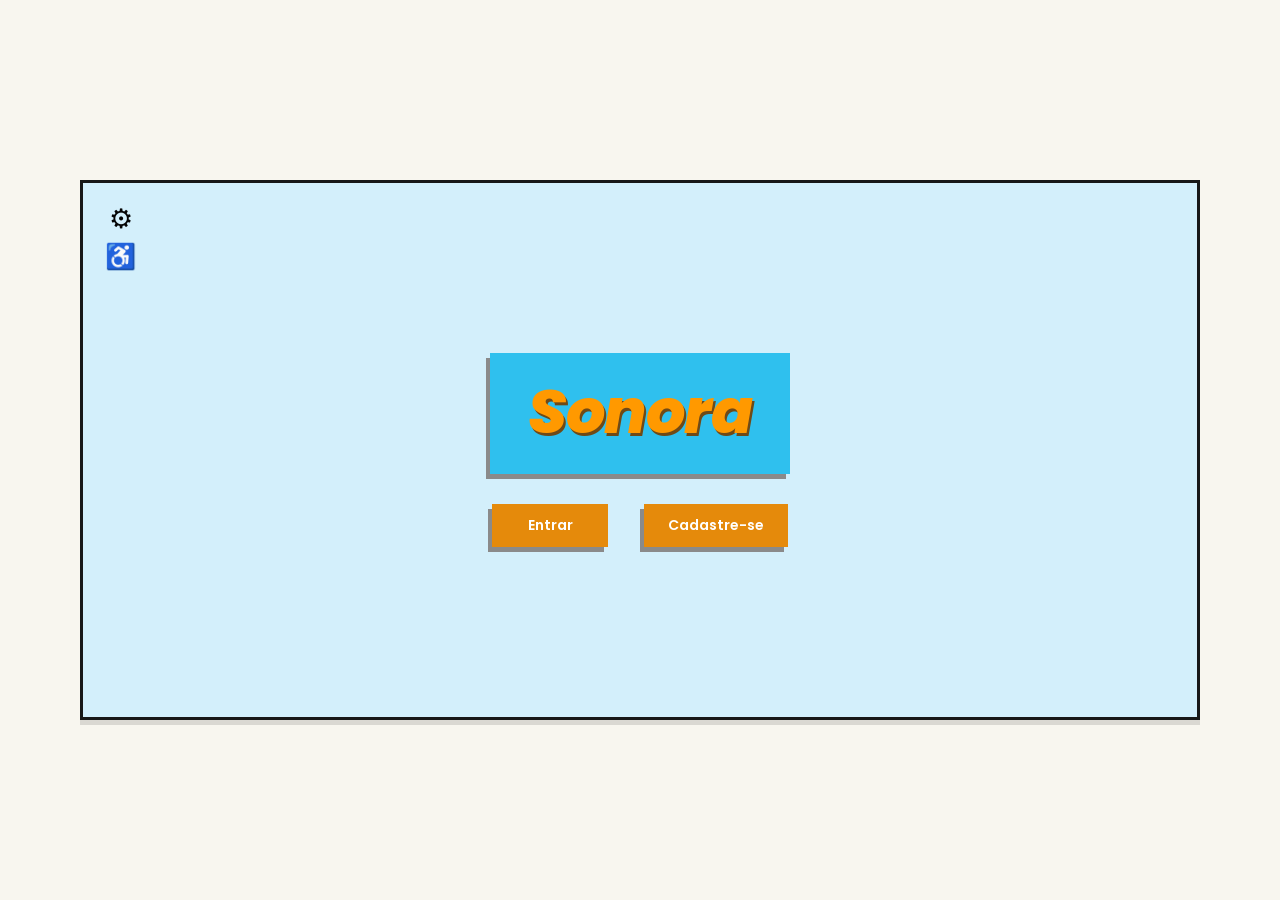
<file: index.html>
<!DOCTYPE html>
<html lang="pt-br">
<head>
  <meta charset="UTF-8">
  <meta name="viewport" content="width=device-width, initial-scale=1.0">
  <link rel="stylesheet" href="estilo.css">
  <title>Sonora | Início</title>
</head>
<body class="pagina-inicial">
  <main class="inicio-card">
    <div class="atalhos-acessibilidade">
      <button class="icone-btn" type="button" aria-label="Configurações" title="Configurações" onclick="alert('Configurações em breve!')">⚙</button>
      <button class="icone-btn acessibilidade" type="button" aria-label="Acessibilidade" title="Acessibilidade" onclick="document.body.classList.toggle('alto-contraste')">♿</button>
    </div>
    <div class="inicio-conteudo">
      <h1 class="logo">Sonora</h1>
      <div class="botoes-inicio">
        <a class="botao" href="pagina_login.html">Entrar</a>
        <a class="botao" href="pagina_cadastro.html">Cadastre-se</a>
      </div>
    </div>
  </main>
</body>
</html>
</file>
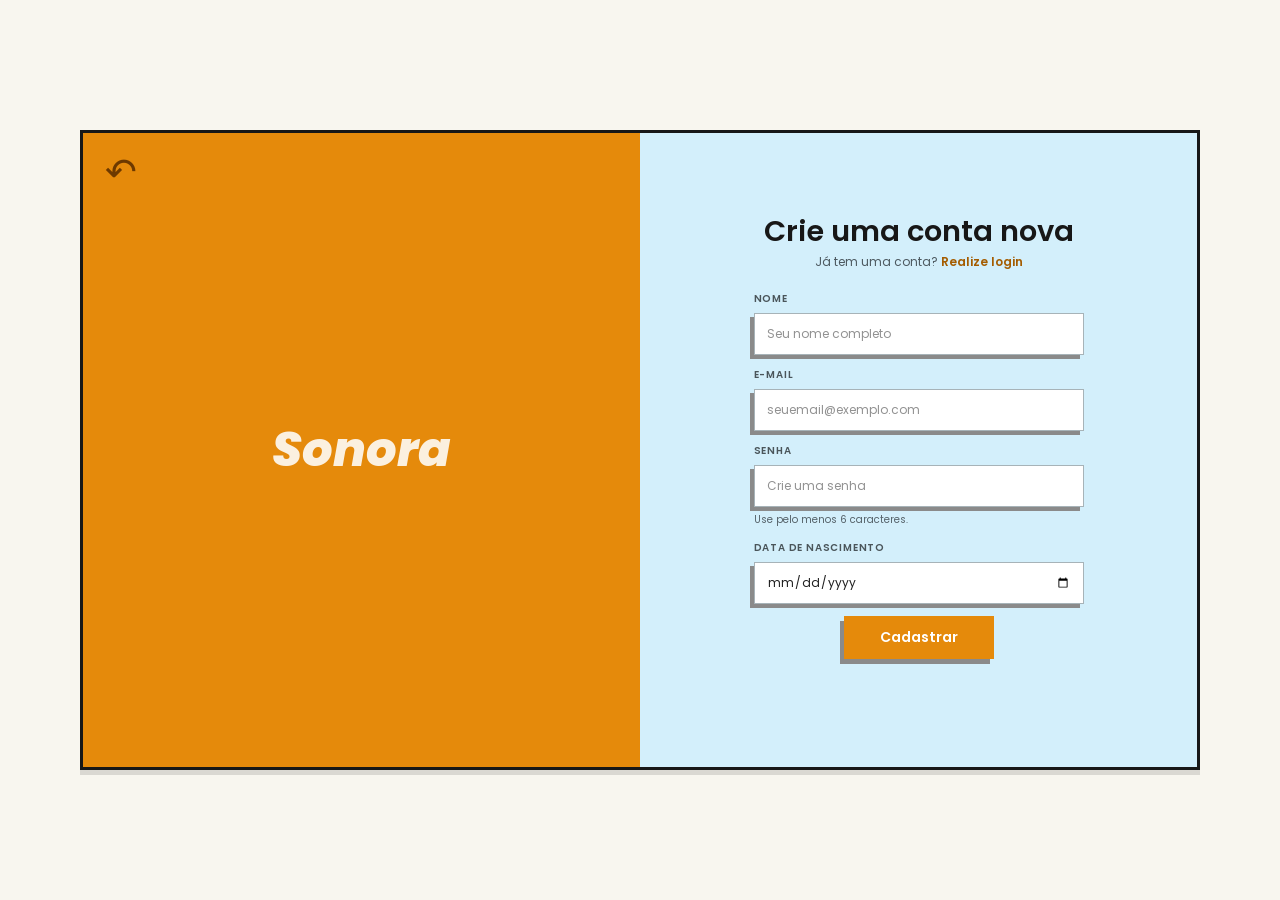
<file: pagina_cadastro.html>
<!DOCTYPE html>
<html lang="pt-br">
<head>
  <meta charset="UTF-8">
  <meta name="viewport" content="width=device-width, initial-scale=1.0">
  <link rel="stylesheet" href="estilo.css">
  <title>Sonora | Cadastro</title>
</head>
<body class="pagina-autenticacao">
  <main class="auth-card">
    <aside class="auth-painel">
      <a class="voltar" href="index.html" aria-label="Voltar para a página inicial" title="Voltar">↶</a>
      <div class="painel-marca">Sonora</div>
    </aside>
    <section class="auth-conteudo">
      <div class="auth-formulario cadastro-formulario">
        <h1>Crie uma conta nova</h1>
        <p class="subtitulo">Já tem uma conta? <a href="pagina_login.html">Realize login</a></p>
        <form id="formCadastro">
          <div class="campo">
            <label for="nome">Nome</label>
            <input type="text" id="nome" placeholder="Seu nome completo" autocomplete="name" required>
          </div>
          <div class="campo">
            <label for="email">E-mail</label>
            <input type="email" id="email" placeholder="seuemail@exemplo.com" autocomplete="email" required>
          </div>
          <div class="campo">
            <label for="senha">Senha</label>
            <input type="password" id="senha" placeholder="Crie uma senha" autocomplete="new-password" minlength="6" required>
            <small>Use pelo menos 6 caracteres.</small>
          </div>
          <div class="campo">
            <label for="dataNascimento">Data de nascimento</label>
            <input type="date" id="dataNascimento" autocomplete="bday" required>
          </div>
          <button class="botao botao-formulario" type="submit">Cadastrar</button>
          <p id="mensagemCadastro" class="mensagem" aria-live="polite"></p>
        </form>
      </div>
    </section>
  </main>
  <script src="script.js"></script>
</body>
</html>
</file>
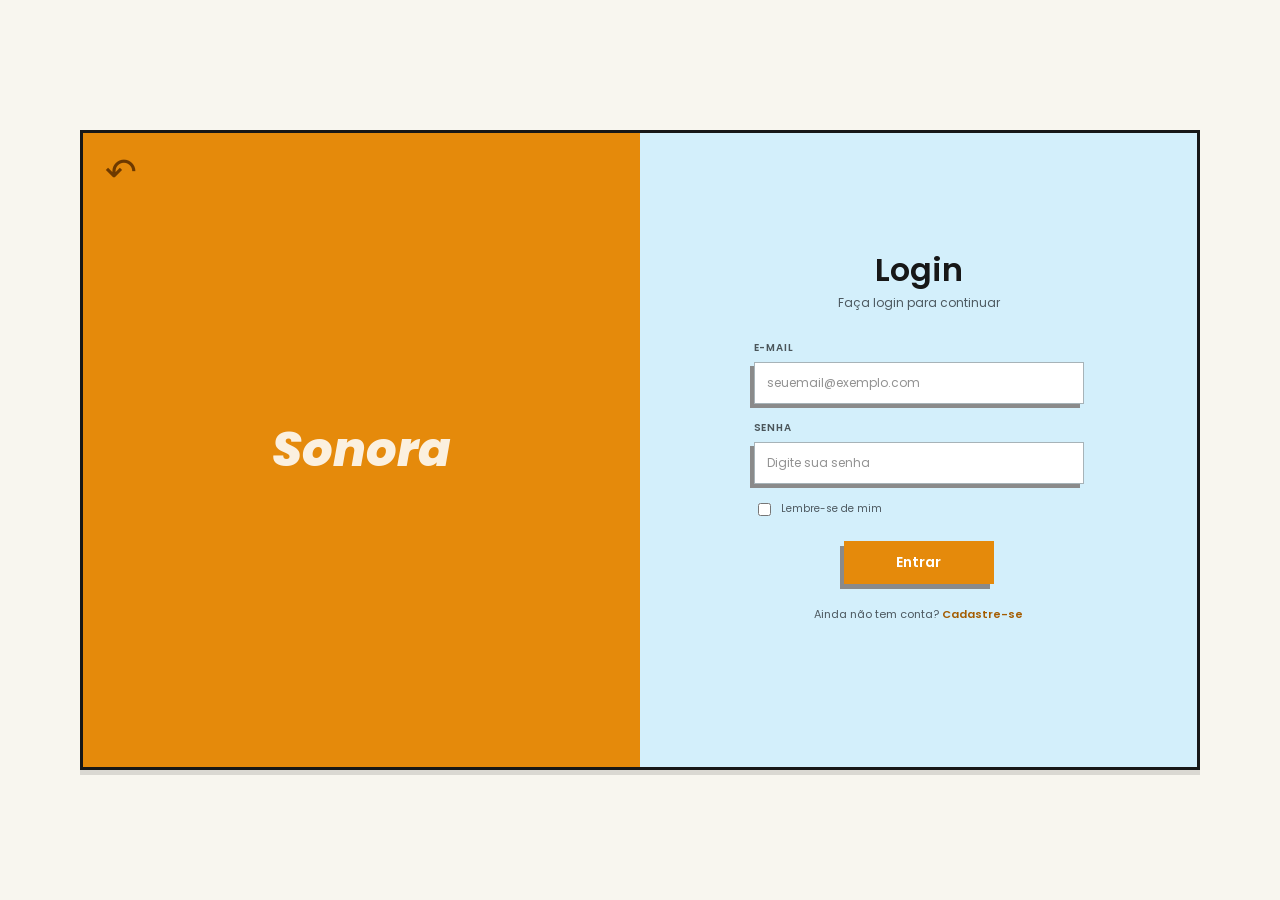
<file: pagina_login.html>
<!DOCTYPE html>
<html lang="pt-br">
<head>
  <meta charset="UTF-8">
  <meta name="viewport" content="width=device-width, initial-scale=1.0">
  <link rel="stylesheet" href="estilo.css">
  <title>Sonora | Login</title>
</head>
<body class="pagina-autenticacao">
  <main class="auth-card">
    <aside class="auth-painel">
      <a class="voltar" href="index.html" aria-label="Voltar para a página inicial" title="Voltar">↶</a>
      <div class="painel-marca">Sonora</div>
    </aside>
    <section class="auth-conteudo">
      <div class="auth-formulario">
        <h1>Login</h1>
        <p class="subtitulo">Faça login para continuar</p>
        <form id="formLogin">
          <div class="campo">
            <label for="email">E-mail</label>
            <input type="email" id="email" placeholder="seuemail@exemplo.com" autocomplete="email" required>
          </div>
          <div class="campo">
            <label for="senha">Senha</label>
            <input type="password" id="senha" placeholder="Digite sua senha" autocomplete="current-password" required>
          </div>
          <label class="lembrar"><input type="checkbox" id="salvamento_automatico"> <span>Lembre-se de mim</span></label>
          <button class="botao botao-formulario" type="submit">Entrar</button>
          <p class="troca-pagina">Ainda não tem conta? <a href="pagina_cadastro.html">Cadastre-se</a></p>
          <p id="mensagemLogin" class="mensagem" aria-live="polite"></p>
        </form>
      </div>
    </section>
  </main>
  <script src="script.js"></script>
</body>
</html>
</file>
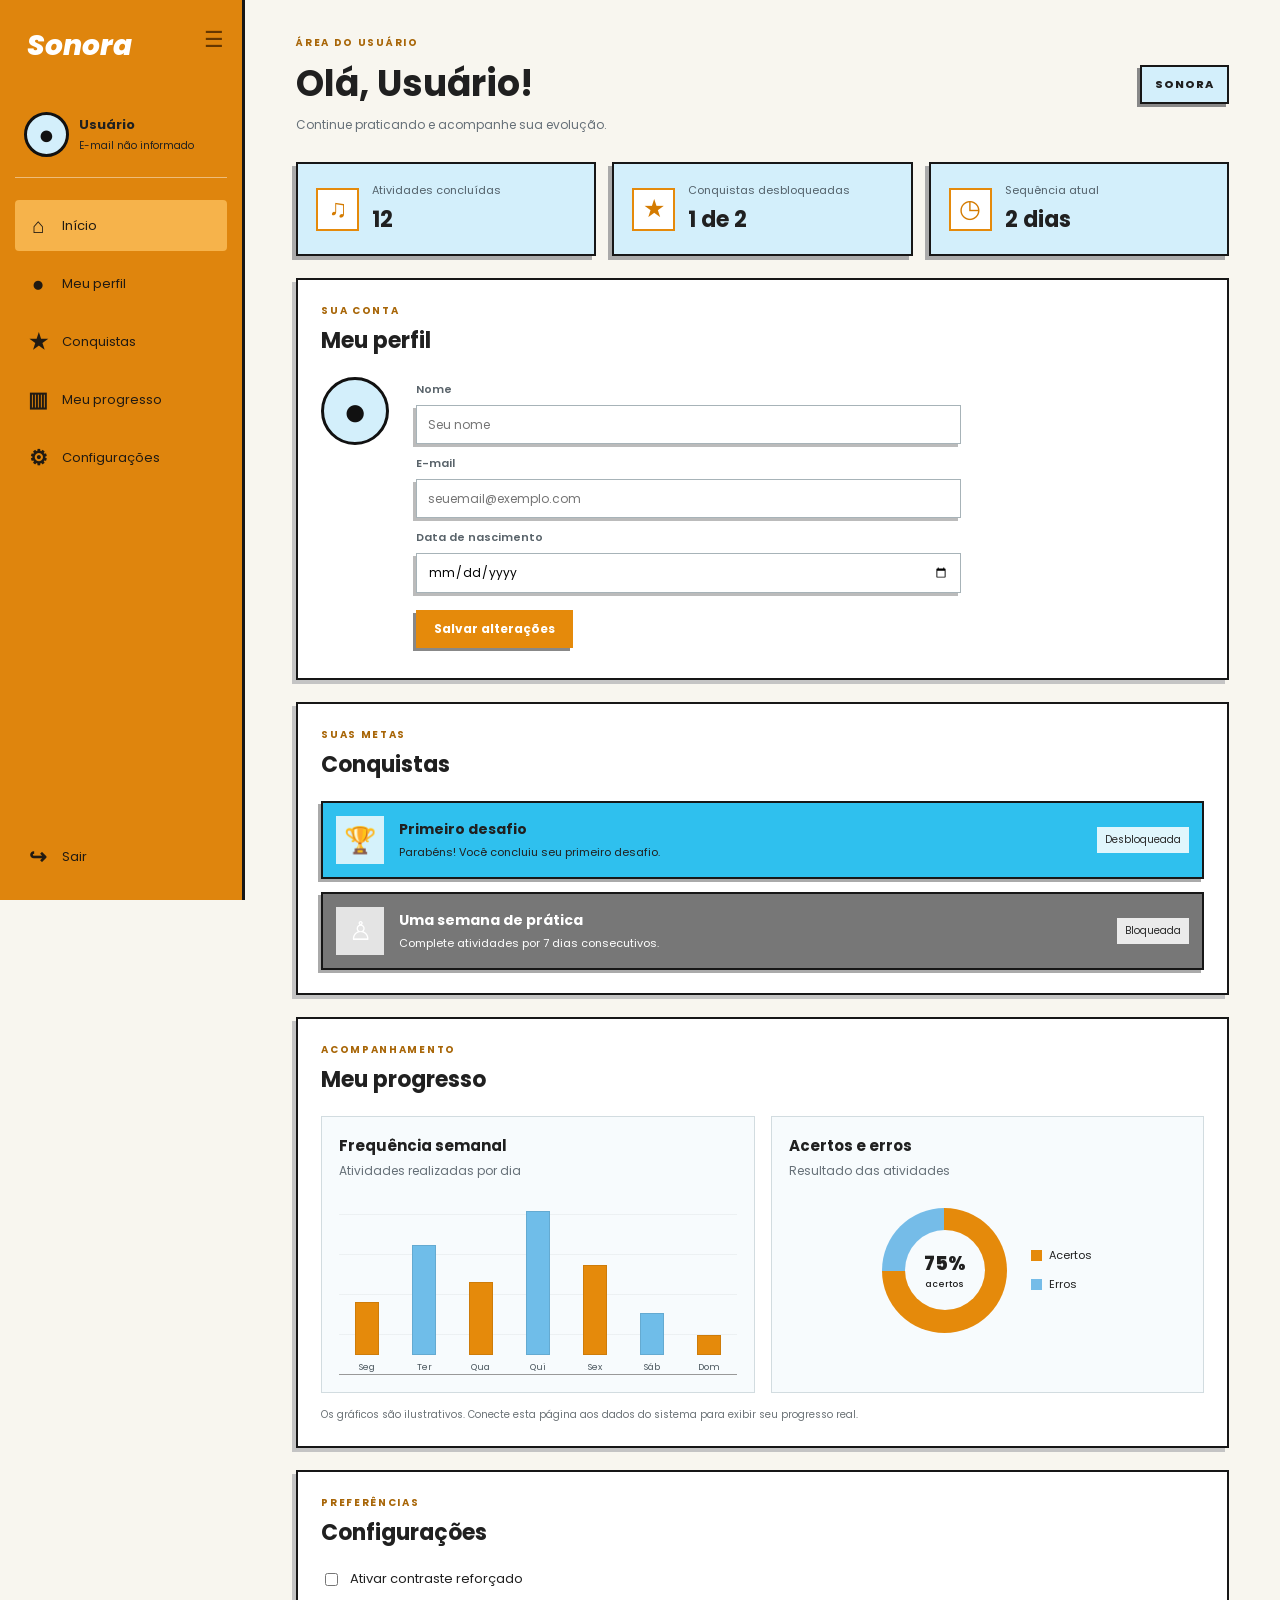
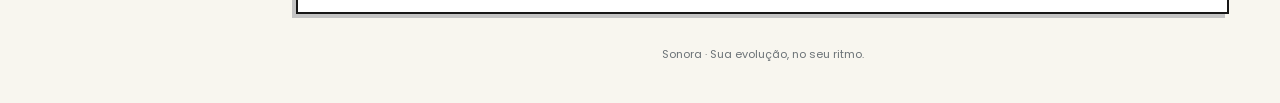
<file: pagina_usuario.html>
<!DOCTYPE html>
<html lang="pt-br">
<head>
  <meta charset="UTF-8">
  <meta name="viewport" content="width=device-width, initial-scale=1.0">
  <title>Sonora | Área do usuário</title>
  <link rel="stylesheet" href="estilo.css">
</head>
<body class="pagina-usuario">
  <aside class="menu-lateral" id="menuLateral">
    <a class="marca-menu" href="index.html">Sonora</a>
    <button class="menu-voltar" id="menuVoltar" type="button" aria-label="Recolher menu">☰</button>

    <div class="usuario-resumo">
      <div class="avatar-usuario" aria-hidden="true">●</div>
      <div class="dados-usuario">
        <strong id="nomeUsuario">Usuário</strong>
        <span id="emailUsuario">email@email.com</span>
      </div>
    </div>

    <nav class="itens-menu" aria-label="Menu principal">
      <a class="item-menu ativo" href="#inicio"><span class="menu-icone">⌂</span><span class="item-descricao">Início</span></a>
      <a class="item-menu" href="#perfil"><span class="menu-icone">●</span><span class="item-descricao">Meu perfil</span></a>
      <a class="item-menu" href="#conquistas"><span class="menu-icone">★</span><span class="item-descricao">Conquistas</span></a>
      <a class="item-menu" href="#progresso"><span class="menu-icone">▥</span><span class="item-descricao">Meu progresso</span></a>
      <a class="item-menu" href="#configuracoes"><span class="menu-icone">⚙</span><span class="item-descricao">Configurações</span></a>
    </nav>

    <button class="sair-menu" id="sairBtn" type="button"><span class="menu-icone">↪</span><span class="item-descricao">Sair</span></button>
  </aside>

  <main class="conteudo-usuario" id="inicio">
    <header class="cabecalho-usuario">
      <div>
        <p class="sobre-titulo">ÁREA DO USUÁRIO</p>
        <h1>Olá, <span id="nomeBoasVindas">usuário</span>!</h1>
        <p class="texto-suave">Continue praticando e acompanhe sua evolução.</p>
      </div>
      <div class="etiqueta-sonora">SONORA</div>
    </header>

    <section class="cartoes-resumo" aria-label="Resumo do progresso">
      <article class="cartao-resumo">
        <span class="resumo-icone">♫</span>
        <div><p>Atividades concluídas</p><strong>12</strong></div>
      </article>
      <article class="cartao-resumo">
        <span class="resumo-icone">★</span>
        <div><p>Conquistas desbloqueadas</p><strong>1 de 2</strong></div>
      </article>
      <article class="cartao-resumo">
        <span class="resumo-icone">◷</span>
        <div><p>Sequência atual</p><strong>2 dias</strong></div>
      </article>
    </section>

    <section class="painel-usuario" id="perfil">
      <div class="titulo-secao">
        <div><p class="sobre-titulo">SUA CONTA</p><h2>Meu perfil</h2></div>
      </div>
      <form id="formPerfil" class="form-perfil">
        <div class="perfil-avatar" aria-hidden="true">●</div>
        <div class="campos-perfil">
          <label for="perfilNome">Nome</label>
          <input id="perfilNome" type="text" placeholder="Seu nome">
          <label for="perfilEmail">E-mail</label>
          <input id="perfilEmail" type="email" placeholder="seuemail@exemplo.com">
          <label for="perfilNascimento">Data de nascimento</label>
          <input id="perfilNascimento" type="date">
          <button class="botao-sonora" type="submit">Salvar alterações</button>
          <p class="mensagem-perfil" id="mensagemPerfil" aria-live="polite"></p>
        </div>
      </form>
    </section>

    <section class="painel-usuario" id="conquistas">
      <div class="titulo-secao">
        <div><p class="sobre-titulo">SUAS METAS</p><h2>Conquistas</h2></div>
      </div>
      <div class="lista-conquistas">
        <article class="conquista desbloqueada">
          <div class="conquista-simbolo">🏆</div>
          <div><h3>Primeiro desafio</h3><p>Parabéns! Você concluiu seu primeiro desafio.</p></div>
          <span class="estado-conquista">Desbloqueada</span>
        </article>
        <article class="conquista bloqueada">
          <div class="conquista-simbolo">♙</div>
          <div><h3>Uma semana de prática</h3><p>Complete atividades por 7 dias consecutivos.</p></div>
          <span class="estado-conquista">Bloqueada</span>
        </article>
      </div>
    </section>

    <section class="painel-usuario" id="progresso">
      <div class="titulo-secao">
        <div><p class="sobre-titulo">ACOMPANHAMENTO</p><h2>Meu progresso</h2></div>
      </div>
      <div class="progresso-grade">
        <article class="grafico-cartao">
          <h3>Frequência semanal</h3>
          <p class="texto-suave">Atividades realizadas por dia</p>
          <div class="grafico-barras" aria-label="Gráfico ilustrativo de atividades por dia">
            <div class="barra-coluna"><span style="height:32%"></span><small>Seg</small></div>
            <div class="barra-coluna"><span style="height:66%"></span><small>Ter</small></div>
            <div class="barra-coluna"><span style="height:44%"></span><small>Qua</small></div>
            <div class="barra-coluna"><span style="height:86%"></span><small>Qui</small></div>
            <div class="barra-coluna"><span style="height:54%"></span><small>Sex</small></div>
            <div class="barra-coluna"><span style="height:25%"></span><small>Sáb</small></div>
            <div class="barra-coluna"><span style="height:12%"></span><small>Dom</small></div>
          </div>
        </article>
        <article class="grafico-cartao">
          <h3>Acertos e erros</h3>
          <p class="texto-suave">Resultado das atividades</p>
          <div class="acertos-conteudo">
            <div class="grafico-rosca" aria-label="Gráfico ilustrativo: 75 por cento de acertos"><span>75%<small>acertos</small></span></div>
            <div class="legenda-grafico"><span><i class="legenda-acerto"></i>Acertos</span><span><i class="legenda-erro"></i>Erros</span></div>
          </div>
        </article>
      </div>
      <p class="aviso-dados">Os gráficos são ilustrativos. Conecte esta página aos dados do sistema para exibir seu progresso real.</p>
    </section>

    <section class="painel-usuario" id="configuracoes">
      <div class="titulo-secao"><div><p class="sobre-titulo">PREFERÊNCIAS</p><h2>Configurações</h2></div></div>
      <label class="preferencia"><input type="checkbox" id="altoContraste"> Ativar contraste reforçado</label>
    </section>

    <footer class="rodape-usuario">Sonora · Sua evolução, no seu ritmo.</footer>
  </main>

  <script src="usuario.js"></script>
</body>
</html>
</file>
<file: estilo.css>
@import url('https://fonts.googleapis.com/css2?family=Poppins:wght@400;500;600;700;800&display=swap');

:root {
  --azul-claro: #d3effb;
  --azul-logo: #2fc0ee;
  --laranja: #e58a0b;
  --laranja-hover: #c97605;
  --texto: #171717;
  --branco: #ffffff;
  --sombra: #8a8a8a;
}

* { box-sizing: border-box; }

body {
  margin: 0;
  min-height: 100vh;
  font-family: 'Poppins', Arial, sans-serif;
  color: var(--texto);
}

button, input, a { font: inherit; }
a { color: inherit; }

.pagina-inicial {
  display: grid;
  place-items: center;
  padding: 28px;
  background: #f8f6ef;
}

.inicio-card {
  position: relative;
  width: min(100%, 1120px);
  min-height: 540px;
  display: grid;
  place-items: center;
  background: var(--azul-claro);
  border: 3px solid #171717;
  box-shadow: 0 5px 0 rgba(0,0,0,.12);
}

.atalhos-acessibilidade {
  position: absolute;
  top: 20px;
  left: 20px;
  display: flex;
  flex-direction: column;
  gap: 8px;
}

.icone-btn {
  border: 0;
  background: transparent;
  color: #050505;
  font-size: 27px;
  line-height: 1;
  cursor: pointer;
  padding: 2px;
}

.acessibilidade { font-size: 25px; }
.inicio-conteudo { width: 100%; text-align: center; padding: 50px 20px; }

.logo {
  display: inline-block;
  margin: 0 0 30px;
  padding: 12px 38px 16px;
  color: #ff9900;
  background: var(--azul-logo);
  font-size: clamp(42px, 6vw, 62px);
  font-weight: 800;
  font-style: italic;
  letter-spacing: -1px;
  text-shadow: 2px 3px 0 #6f4a17;
  box-shadow: -4px 5px 0 var(--sombra);
}

.botoes-inicio {
  display: flex;
  justify-content: center;
  flex-wrap: wrap;
  gap: 36px;
}

.botao {
  display: inline-flex;
  justify-content: center;
  align-items: center;
  min-width: 116px;
  padding: 11px 24px;
  border: 0;
  border-radius: 0;
  background: var(--laranja);
  color: var(--branco);
  text-decoration: none;
  font-size: 14px;
  font-weight: 600;
  cursor: pointer;
  box-shadow: -4px 5px 0 var(--sombra);
  transition: background .18s ease, transform .18s ease, box-shadow .18s ease;
}

.botao:hover {
  background: var(--laranja-hover);
  transform: translateY(-2px);
  box-shadow: -4px 7px 0 var(--sombra);
}

.botao:focus-visible, input:focus-visible, a:focus-visible, .icone-btn:focus-visible {
  outline: 3px solid #111;
  outline-offset: 3px;
}

.pagina-autenticacao {
  display: grid;
  place-items: center;
  padding: 28px;
  background: #f8f6ef;
}

.auth-card {
  width: min(100%, 1120px);
  min-height: 640px;
  display: grid;
  grid-template-columns: 1fr 1fr;
  border: 3px solid #171717;
  background: var(--azul-claro);
  box-shadow: 0 5px 0 rgba(0,0,0,.12);
}

.auth-painel {
  position: relative;
  display: flex;
  align-items: center;
  justify-content: center;
  min-height: 100%;
  padding: 32px;
  background: var(--laranja);
}

.voltar {
  position: absolute;
  top: 20px;
  left: 22px;
  color: #6d3900;
  text-decoration: none;
  font-size: 38px;
  line-height: 1;
  font-weight: 400;
}

.painel-marca {
  color: rgba(255,255,255,.92);
  font-size: clamp(30px, 4vw, 48px);
  font-weight: 800;
  font-style: italic;
  opacity: .95;
}

.auth-conteudo {
  display: flex;
  justify-content: center;
  align-items: center;
  padding: 45px 34px;
  background: var(--azul-claro);
}

.auth-formulario {
  width: min(100%, 330px);
}

.auth-formulario h1 {
  margin: 0 0 4px;
  text-align: center;
  font-size: clamp(25px, 3vw, 32px);
  line-height: 1.25;
  font-weight: 600;
}

.subtitulo {
  margin: 0 0 28px;
  text-align: center;
  color: #4d5960;
  font-size: 12px;
}

.subtitulo a, .troca-pagina a {
  color: #a45c00;
  font-weight: 600;
  text-decoration: none;
}
.subtitulo a:hover, .troca-pagina a:hover { text-decoration: underline; }

.campo { margin-bottom: 16px; }

.campo label {
  display: block;
  margin-bottom: 6px;
  color: #4a555a;
  text-transform: uppercase;
  font-size: 10px;
  letter-spacing: .8px;
  font-weight: 600;
}

.campo input {
  display: block;
  width: 100%;
  min-height: 42px;
  padding: 10px 12px;
  border: 1px solid #a7b3b8;
  border-radius: 0;
  background: #fff;
  color: #202020;
  font-size: 12px;
  box-shadow: -4px 4px 0 var(--sombra);
}

.campo input::placeholder { color: #929292; }
.campo small { display: block; margin-top: 5px; color: #56636a; font-size: 10px; }

.lembrar {
  display: flex;
  align-items: center;
  gap: 7px;
  margin: 4px 0 22px;
  color: #4d5960;
  font-size: 10px;
}

.lembrar input { accent-color: var(--laranja); }

.botao-formulario {
  display: flex;
  width: 150px;
  margin: 0 auto;
}

.troca-pagina {
  margin: 22px 0 0;
  text-align: center;
  font-size: 11px;
  color: #4d5960;
}

.mensagem {
  min-height: 16px;
  margin: 12px 0 0;
  text-align: center;
  font-size: 12px;
  color: #8a3c00;
}

.cadastro-formulario h1 { font-size: clamp(23px, 2.6vw, 29px); }
.cadastro-formulario .subtitulo { margin-bottom: 20px; }
.cadastro-formulario .campo { margin-bottom: 12px; }

.alto-contraste {
  filter: contrast(1.25);
}

@media (max-width: 700px) {
  .pagina-inicial, .pagina-autenticacao { padding: 14px; }
  .inicio-card { min-height: 480px; }
  .botoes-inicio { gap: 18px; }
  .logo { padding: 12px 26px 15px; }
  .auth-card { grid-template-columns: 1fr; min-height: auto; }
  .auth-painel { min-height: 115px; padding: 25px; }
  .painel-marca { font-size: 30px; }
  .voltar { top: 14px; left: 16px; font-size: 30px; }
  .auth-conteudo { padding: 34px 24px 38px; }
  .auth-formulario { width: min(100%, 360px); }
}

@media (max-width: 380px) {
  .botoes-inicio { flex-direction: column; align-items: center; }
  .botoes-inicio .botao { width: 160px; }
  .auth-conteudo { padding-inline: 18px; }
}


/* ÁREA DO USUÁRIO */
.pagina-usuario {
  min-height: 100vh;
  background: #f8f6ef;
  color: #202020;
}
.menu-lateral {
  position: fixed;
  inset: 0 auto 0 0;
  z-index: 10;
  width: 245px;
  display: flex;
  flex-direction: column;
  padding: 25px 15px 18px;
  background: #df850d;
  border-right: 3px solid #171717;
  transition: width .2s ease;
}
.marca-menu {
  margin: 0 12px 32px;
  color: #fff;
  text-decoration: none;
  font-size: 28px;
  font-weight: 800;
  font-style: italic;
}
.menu-voltar {
  position: absolute;
  top: 22px;
  right: 12px;
  width: 32px;
  height: 32px;
  border: 0;
  background: transparent;
  color: #653700;
  font-size: 22px;
  cursor: pointer;
}
.usuario-resumo {
  display: flex;
  align-items: center;
  gap: 10px;
  padding: 13px 9px 20px;
  border-bottom: 1px solid rgba(255,255,255,.45);
}
.avatar-usuario, .perfil-avatar {
  display: grid;
  place-items: center;
  flex: 0 0 auto;
  width: 45px;
  height: 45px;
  border: 3px solid #111;
  border-radius: 50%;
  background: #d3effb;
  color: #111;
  font-size: 27px;
}
.dados-usuario { display: flex; flex-direction: column; min-width: 0; gap: 3px; }
.dados-usuario strong { overflow: hidden; text-overflow: ellipsis; white-space: nowrap; font-size: 13px; }
.dados-usuario span { overflow: hidden; text-overflow: ellipsis; white-space: nowrap; font-size: 10px; }
.itens-menu { display: flex; flex-direction: column; gap: 7px; margin-top: 22px; }
.item-menu, .sair-menu {
  display: flex;
  align-items: center;
  gap: 13px;
  min-height: 43px;
  padding: 10px 12px;
  border: 0;
  background: transparent;
  color: #211a12;
  text-decoration: none;
  text-align: left;
  font-size: 13px;
  cursor: pointer;
  border-radius: 4px;
}
.item-menu:hover, .item-menu.ativo, .sair-menu:hover { background: #f6b34b; }
.menu-icone { display: inline-flex; align-items: center; justify-content: center; width: 22px; font-size: 21px; font-weight: 700; }
.sair-menu { margin-top: auto; width: 100%; }
.conteudo-usuario { width: min(1200px, calc(100% - 245px)); margin-left: 245px; padding: 35px clamp(20px, 4vw, 55px); }
.cabecalho-usuario { display: flex; justify-content: space-between; align-items: center; gap: 20px; margin-bottom: 28px; }
.cabecalho-usuario h1 { margin: 3px 0 5px; font-size: clamp(27px, 3vw, 36px); }
.sobre-titulo { margin: 0 0 5px; color: #a86608; font-size: 10px; font-weight: 700; letter-spacing: 1.7px; }
.texto-suave { margin: 0; color: #667078; font-size: 12px; }
.etiqueta-sonora { padding: 9px 13px; background: #d3effb; border: 2px solid #171717; box-shadow: -3px 3px 0 #888; font-size: 11px; font-weight: 800; letter-spacing: 1px; }
.cartoes-resumo { display: grid; grid-template-columns: repeat(3, minmax(0, 1fr)); gap: 16px; margin-bottom: 22px; }
.cartao-resumo { display: flex; align-items: center; gap: 13px; padding: 18px; background: #d3effb; border: 2px solid #171717; box-shadow: -4px 4px 0 #aaa; }
.resumo-icone { display: grid; place-items: center; width: 43px; height: 43px; flex-shrink: 0; background: #fff; border: 2px solid #e58a0b; color: #d47b00; font-size: 25px; }
.cartao-resumo p { margin: 0 0 4px; color: #53616a; font-size: 11px; }
.cartao-resumo strong { font-size: 22px; }
.painel-usuario { margin-bottom: 22px; padding: 23px; background: #fff; border: 2px solid #171717; box-shadow: -4px 4px 0 #c4c4c4; scroll-margin-top: 20px; }
.titulo-secao { display: flex; align-items: center; justify-content: space-between; margin-bottom: 20px; }
.titulo-secao h2 { margin: 0; font-size: 22px; }
.form-perfil { display: grid; grid-template-columns: 75px minmax(0, 1fr); gap: 20px; max-width: 640px; }
.perfil-avatar { width: 68px; height: 68px; font-size: 40px; }
.campos-perfil { display: grid; gap: 7px; }
.campos-perfil label { margin-top: 4px; font-size: 11px; font-weight: 600; color: #59636a; }
.campos-perfil input { width: 100%; min-height: 39px; padding: 9px 11px; border: 1px solid #a7b3b8; background: #fff; box-shadow: -3px 3px 0 #bbb; font: inherit; font-size: 12px; }
.botao-sonora { justify-self: start; margin-top: 10px; padding: 10px 18px; border: 0; background: #e58a0b; color: #fff; font-size: 12px; font-weight: 700; cursor: pointer; box-shadow: -3px 3px 0 #888; }
.botao-sonora:hover { background: #c97605; }
.mensagem-perfil { margin: 0; color: #38653a; font-size: 12px; }
.lista-conquistas { display: grid; gap: 13px; }
.conquista { display: flex; align-items: center; gap: 15px; padding: 13px; border: 2px solid #171717; box-shadow: -3px 3px 0 #aaa; }
.conquista.desbloqueada { background: #2fc0ee; }
.conquista.bloqueada { background: #777; color: #fff; }
.conquista-simbolo { display: grid; place-items: center; flex: 0 0 48px; height: 48px; background: rgba(255,255,255,.8); font-size: 26px; }
.conquista h3 { margin: 0 0 4px; font-size: 14px; }
.conquista p { margin: 0; font-size: 11px; }
.estado-conquista { margin-left: auto; padding: 5px 8px; background: rgba(255,255,255,.85); color: #292929; font-size: 10px; white-space: nowrap; }
.progresso-grade { display: grid; grid-template-columns: 1fr 1fr; gap: 16px; }
.grafico-cartao { padding: 17px; background: #f7fbfd; border: 1px solid #d2dce0; }
.grafico-cartao h3 { margin: 0 0 5px; font-size: 15px; }
.grafico-barras { height: 180px; display: flex; align-items: end; justify-content: space-around; gap: 9px; margin-top: 15px; padding: 12px 4px 0; border-bottom: 1px solid #999; background: repeating-linear-gradient(to top, transparent 0, transparent 39px, #e1e6e8 40px); }
.barra-coluna { display: flex; align-items: center; flex-direction: column; justify-content: end; gap: 6px; height: 100%; flex: 1; }
.barra-coluna span { width: min(100%, 24px); min-height: 8px; background: #e58a0b; border: 1px solid rgba(0,0,0,.1); }
.barra-coluna:nth-child(even) span { background: #6fbde9; }
.barra-coluna small { color: #4d5960; font-size: 9px; }
.acertos-conteudo { min-height: 180px; display: flex; justify-content: center; align-items: center; gap: 24px; }
.grafico-rosca { display: grid; place-items: center; width: 125px; height: 125px; border-radius: 50%; background: conic-gradient(#e58a0b 0 75%, #75bce8 75% 100%); }
.grafico-rosca::before { content: ""; position: absolute; width: 80px; height: 80px; border-radius: 50%; background: #f7fbfd; }
.grafico-rosca span { z-index: 1; display: flex; flex-direction: column; align-items: center; font-size: 19px; font-weight: 800; }
.grafico-rosca small { font-size: 9px; font-weight: 500; }
.legenda-grafico { display: grid; gap: 12px; font-size: 11px; }
.legenda-grafico span { display: flex; align-items: center; gap: 7px; }
.legenda-grafico i { width: 11px; height: 11px; display: inline-block; }
.legenda-acerto { background: #e58a0b; }
.legenda-erro { background: #75bce8; }
.aviso-dados { margin: 14px 0 0; color: #6c7377; font-size: 10px; }
.preferencia { display: flex; align-items: center; gap: 9px; font-size: 13px; }
.preferencia input { accent-color: #df850d; }
.rodape-usuario { padding: 10px 0 5px; color: #6c7377; text-align: center; font-size: 11px; }
.menu-lateral.recolhido { width: 76px; padding-inline: 10px; }
.menu-lateral.recolhido .marca-menu { overflow: hidden; width: 38px; margin-inline: 7px; font-size: 0; }
.menu-lateral.recolhido .marca-menu::first-letter { font-size: 25px; }
.menu-lateral.recolhido .item-descricao, .menu-lateral.recolhido .dados-usuario { display: none; }
.menu-lateral.recolhido .usuario-resumo { justify-content: center; padding-inline: 0; }
.menu-lateral.recolhido .item-menu, .menu-lateral.recolhido .sair-menu { justify-content: center; padding-inline: 4px; }
.menu-lateral.recolhido + .conteudo-usuario { width: calc(100% - 76px); margin-left: 76px; }
.contraste-reforcado { filter: contrast(1.3); }
@media (max-width: 850px) {
  .menu-lateral { width: 76px; padding-inline: 10px; }
  .menu-lateral .marca-menu { overflow: hidden; width: 38px; margin-inline: 7px; font-size: 0; }
  .menu-lateral .marca-menu::first-letter { font-size: 25px; }
  .menu-lateral .item-descricao, .menu-lateral .dados-usuario { display: none; }
  .menu-lateral .usuario-resumo { justify-content: center; padding-inline: 0; }
  .menu-lateral .item-menu, .menu-lateral .sair-menu { justify-content: center; padding-inline: 4px; }
  .conteudo-usuario { width: calc(100% - 76px); margin-left: 76px; padding: 25px 18px; }
  .menu-voltar { right: 20px; }
  .cartoes-resumo { grid-template-columns: 1fr; }
}
@media (max-width: 560px) {
  .cabecalho-usuario { align-items: flex-start; }
  .etiqueta-sonora { display: none; }
  .painel-usuario { padding: 16px; }
  .form-perfil { grid-template-columns: 1fr; }
  .progresso-grade { grid-template-columns: 1fr; }
  .conquista { align-items: flex-start; }
  .estado-conquista { white-space: normal; text-align: center; }
}
</file>
